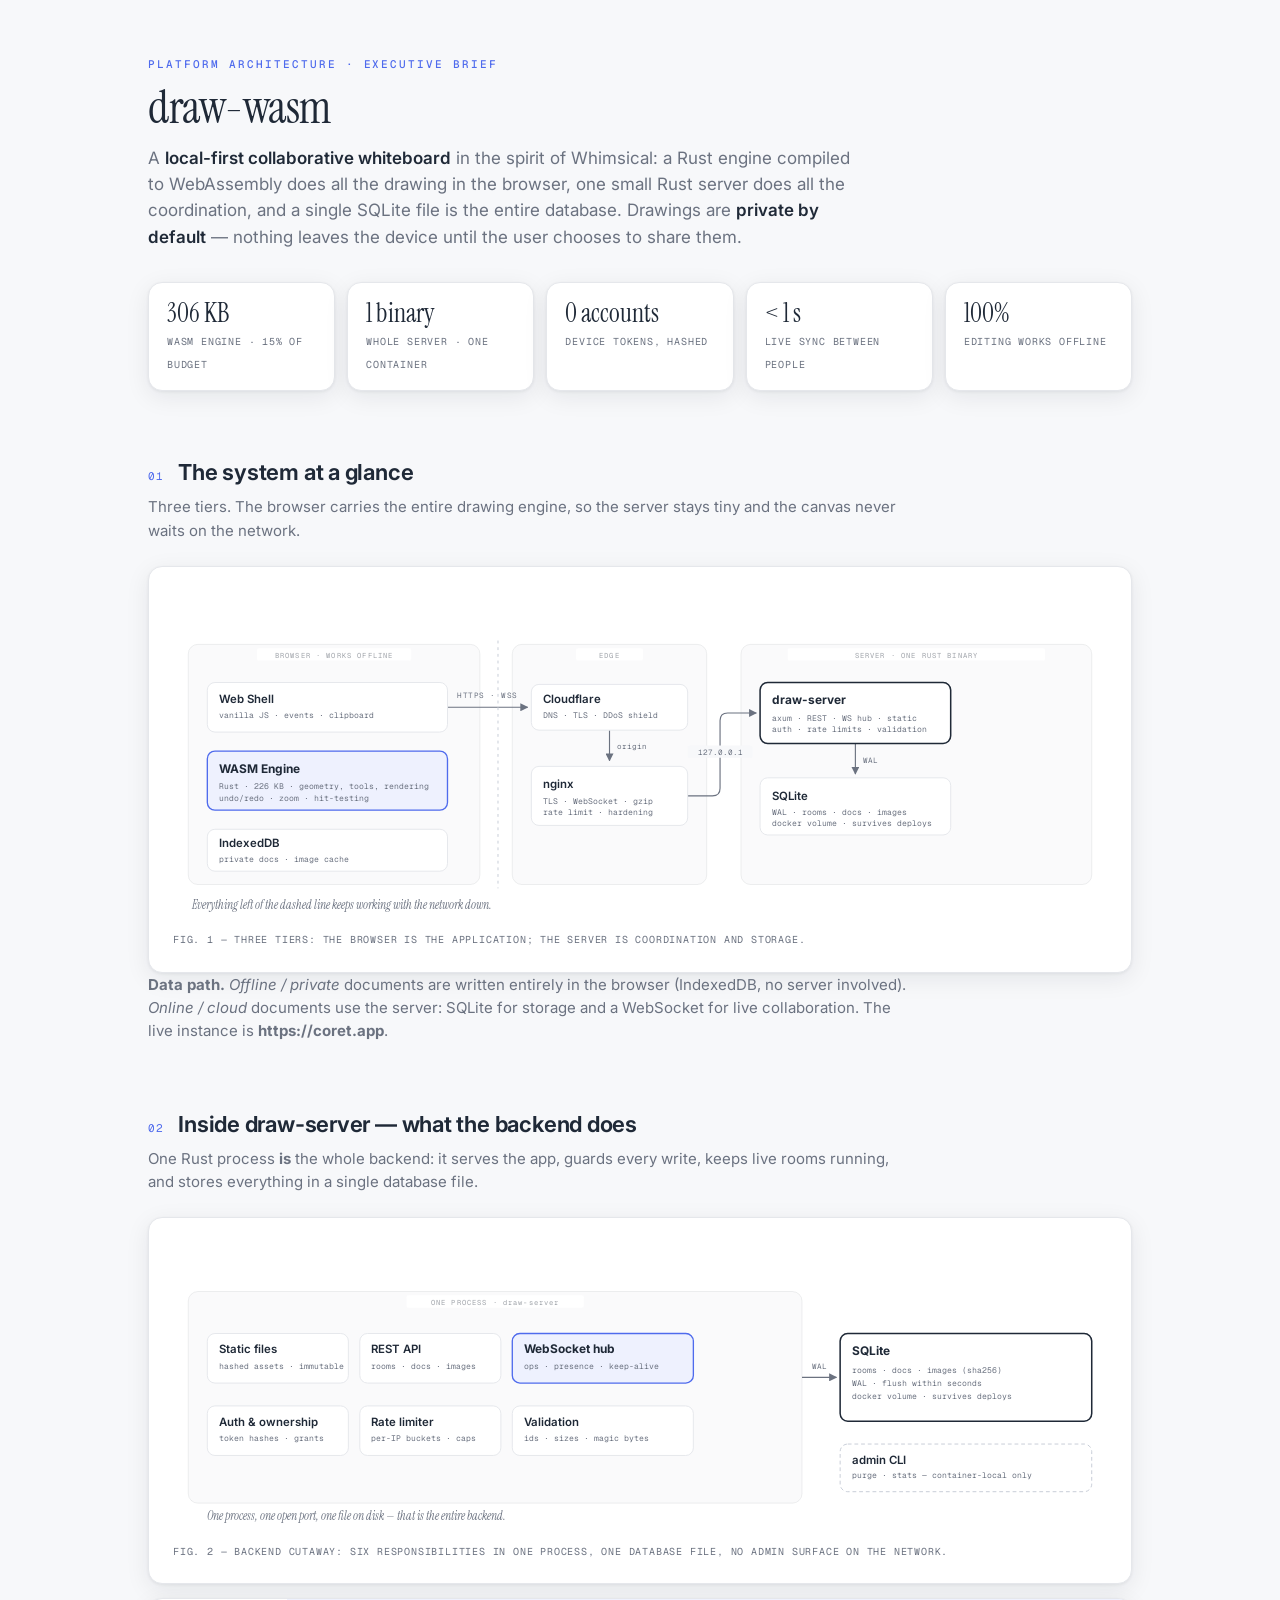
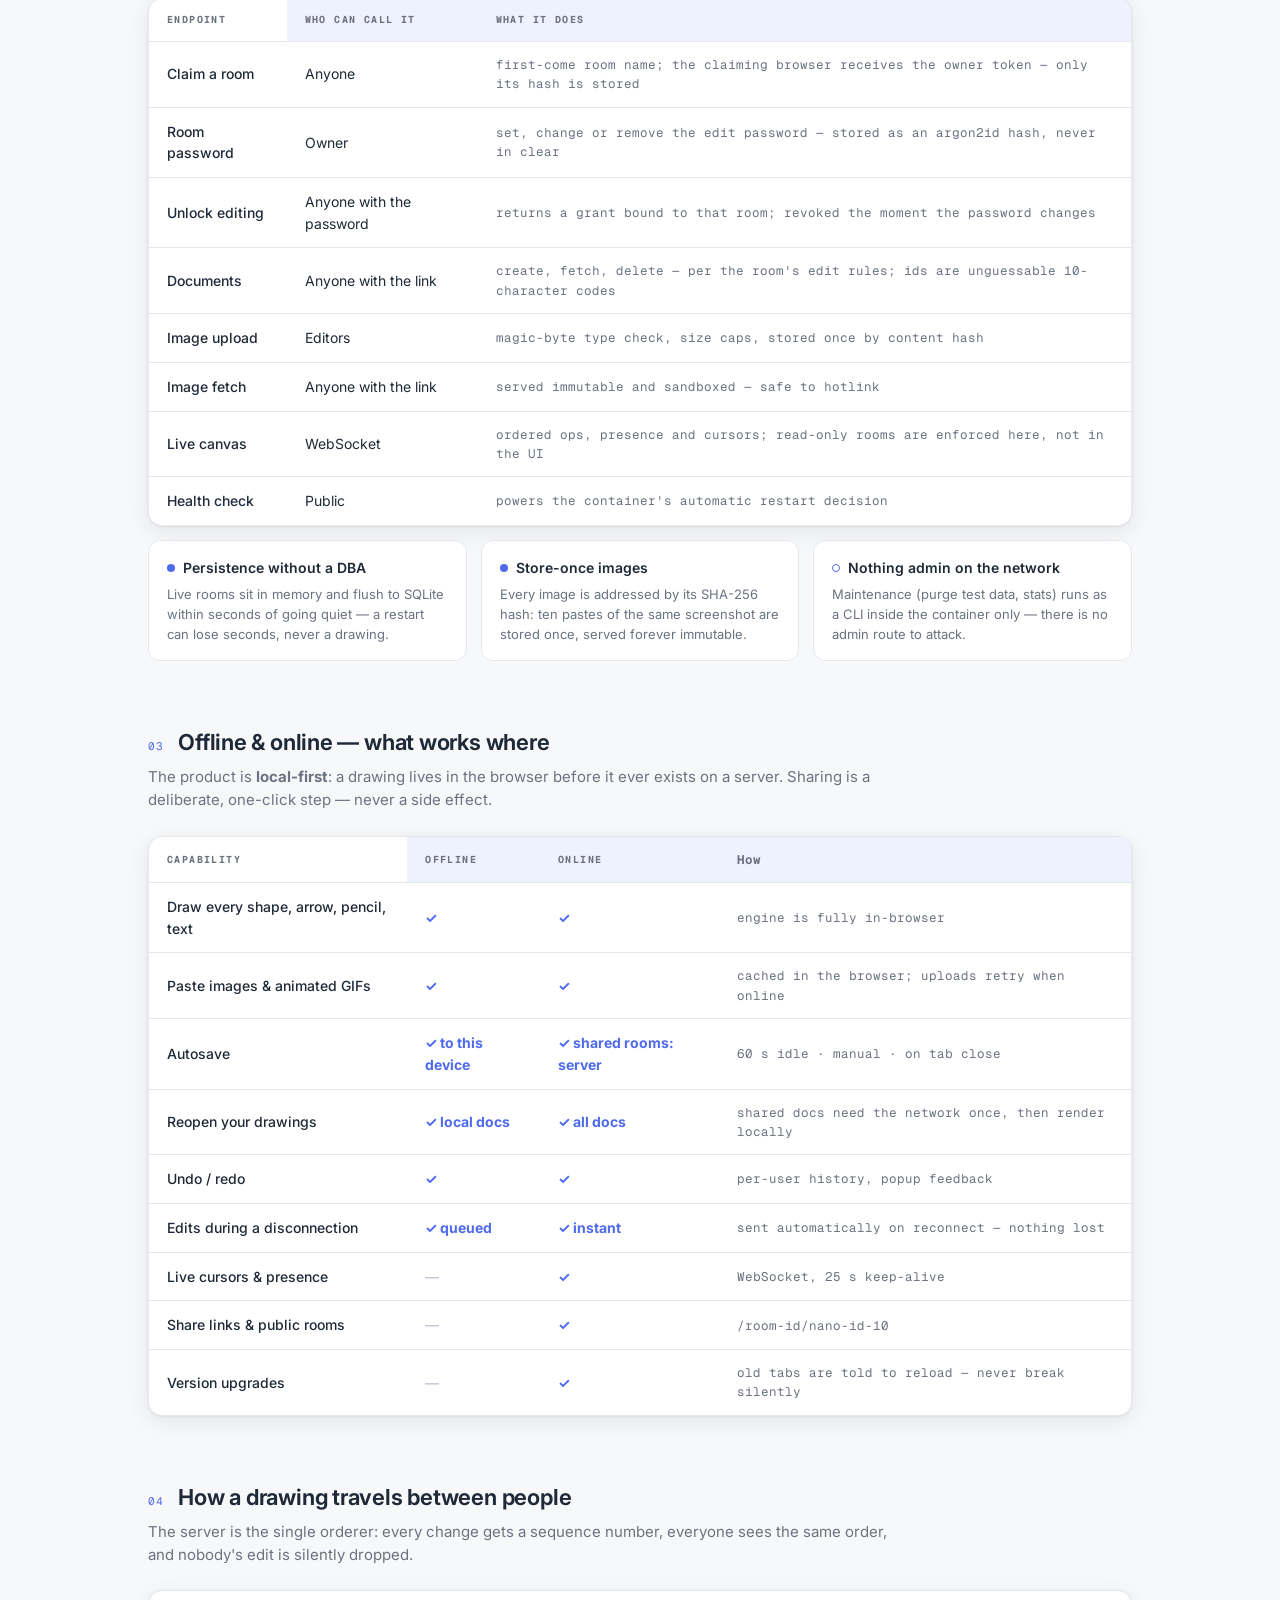
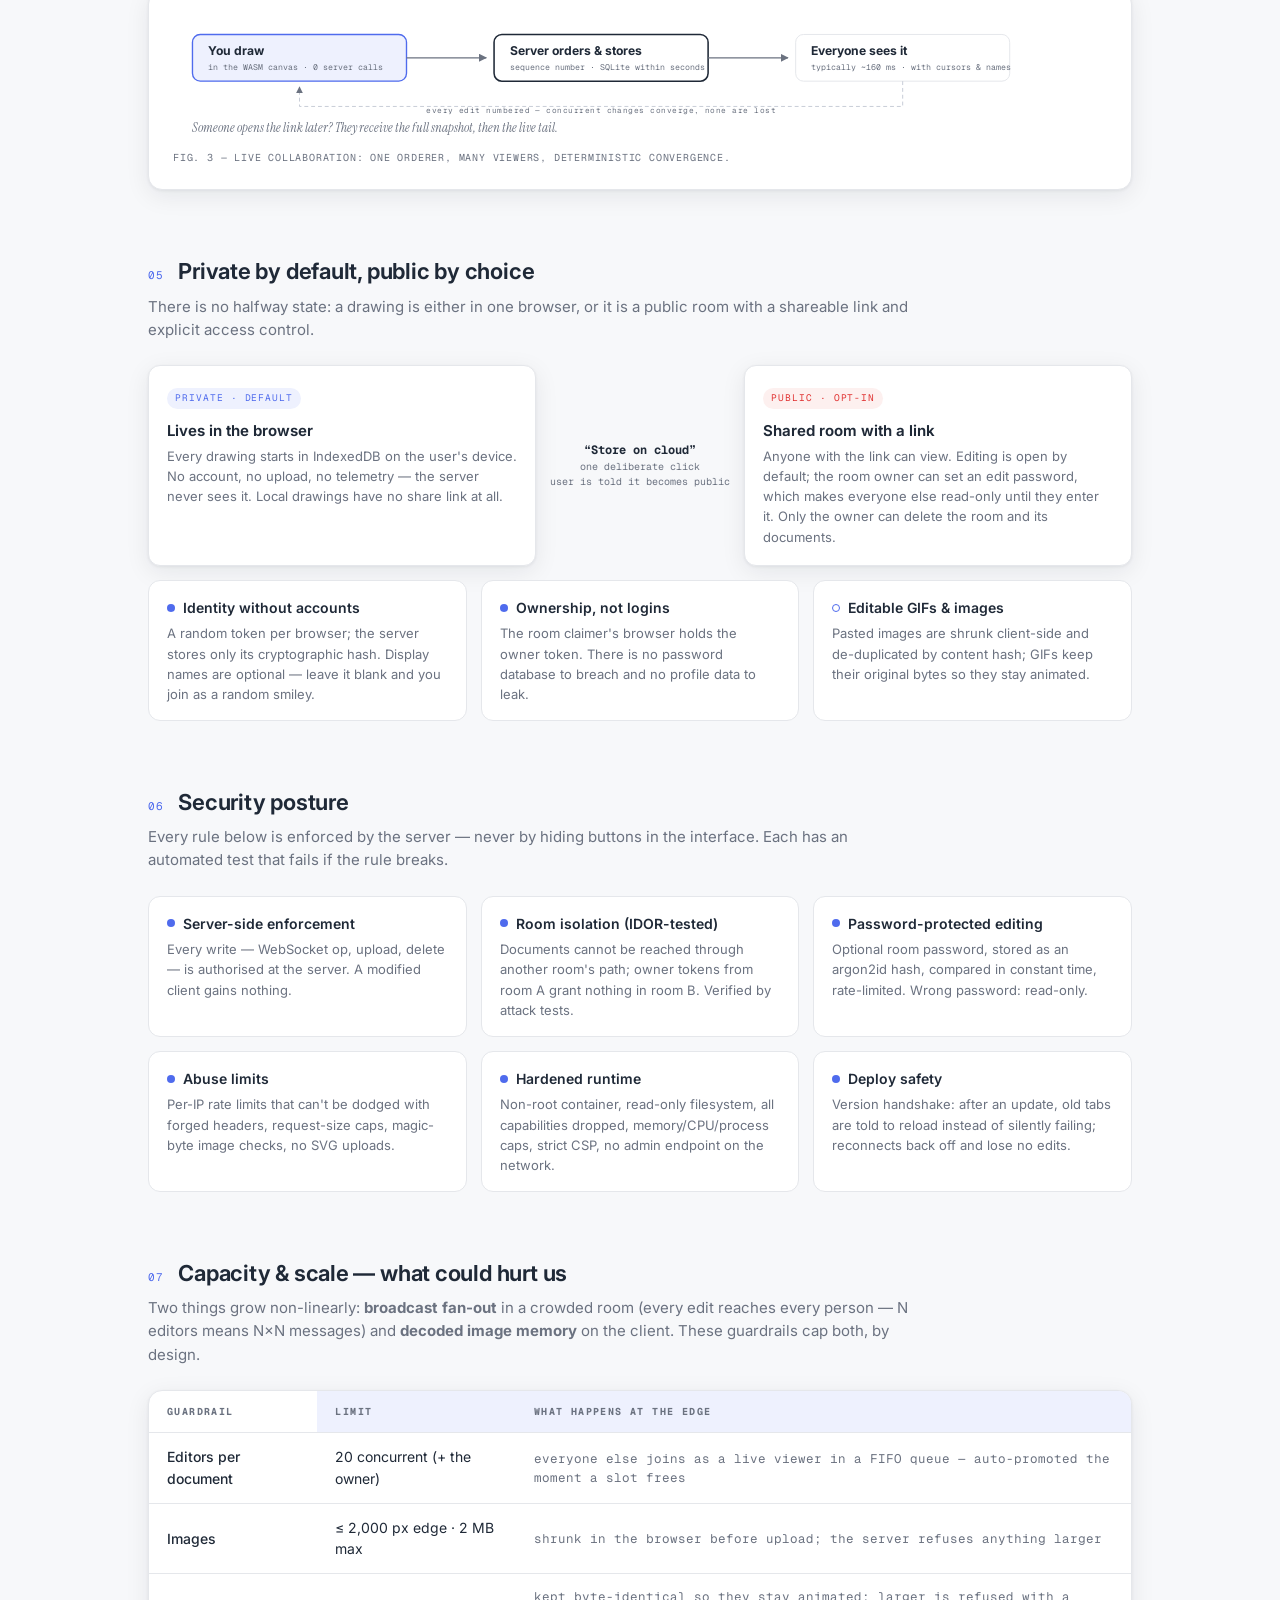
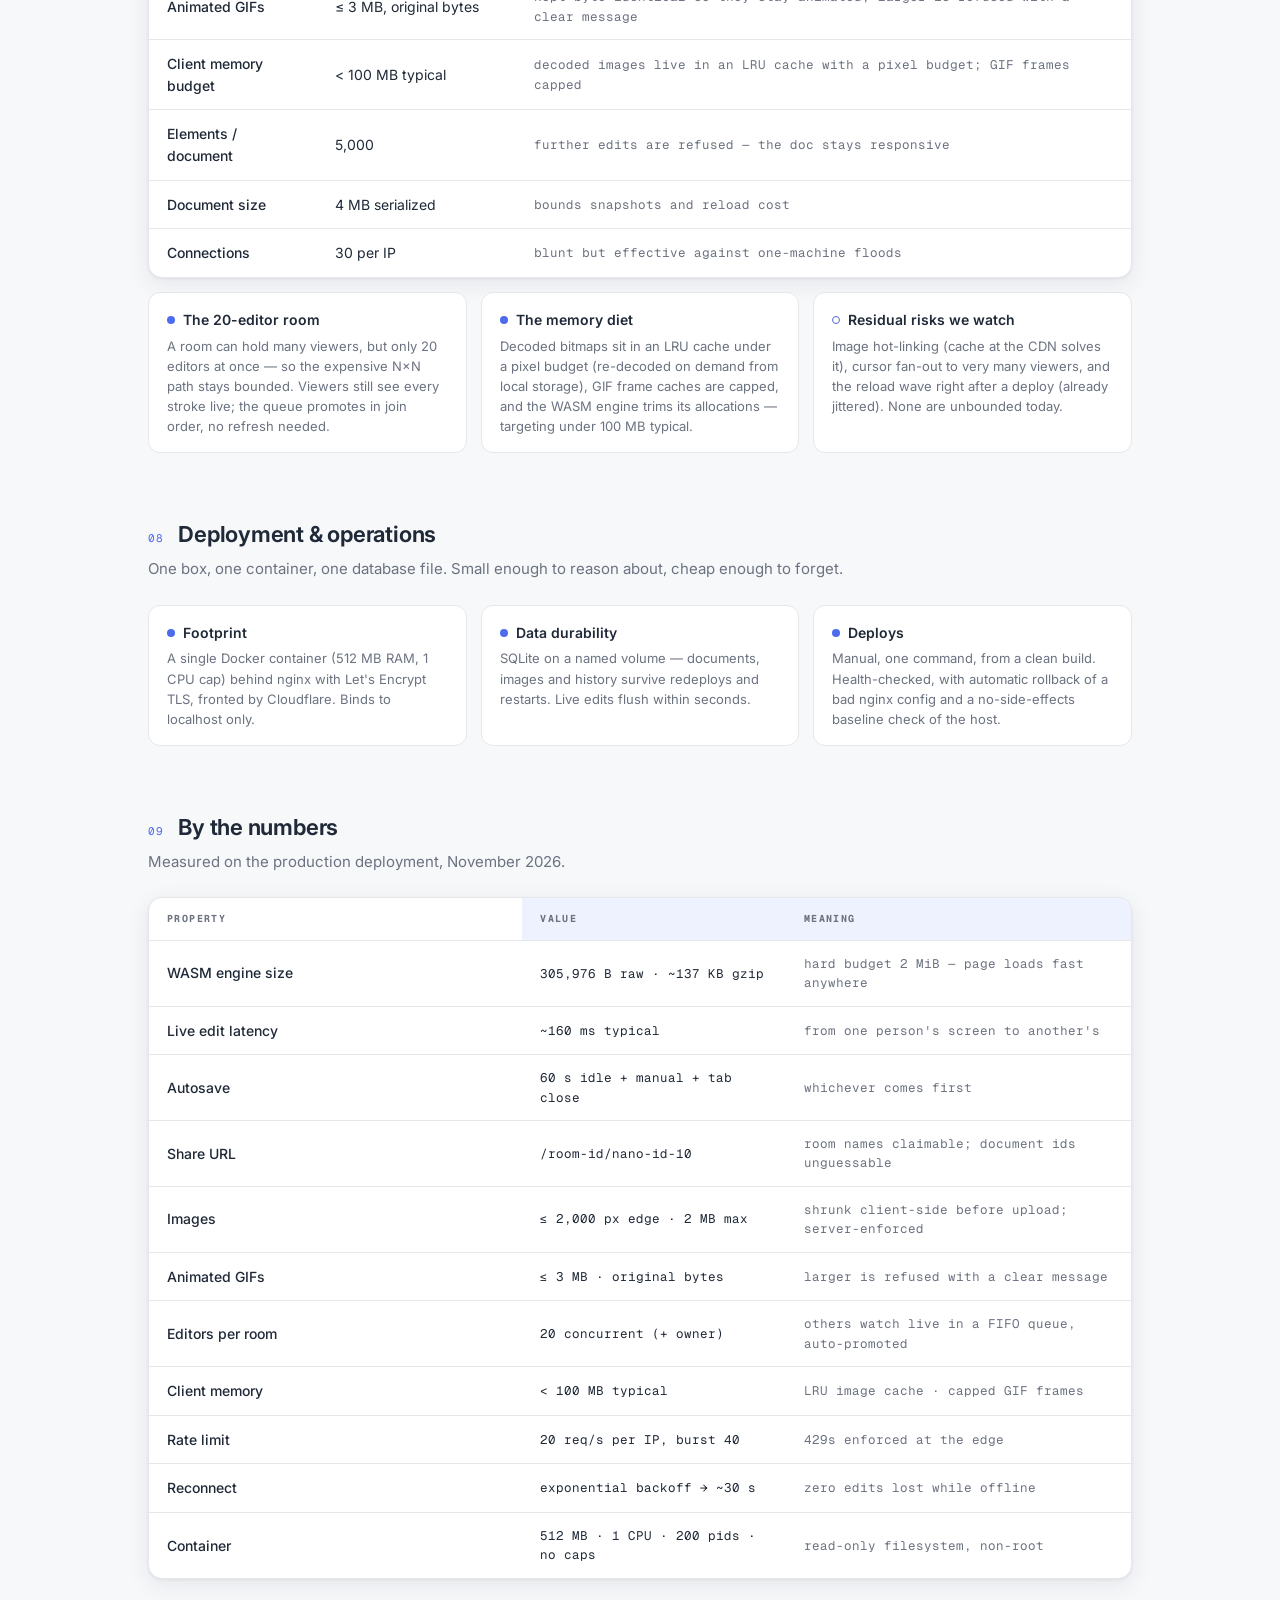
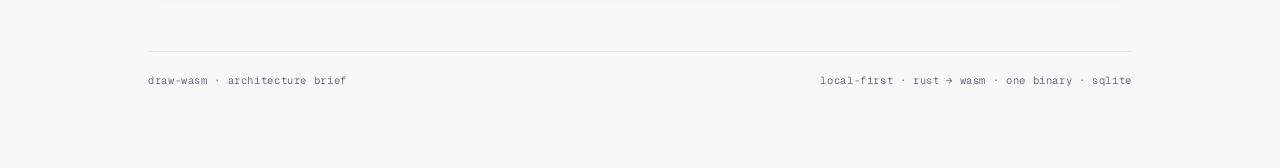
<file: ARCH.html>
<!DOCTYPE html>
<html lang="en">
<head>
<meta charset="utf-8">
<meta name="viewport" content="width=device-width, initial-scale=1">
<title>draw-wasm · Platform Architecture</title>
<link rel="preconnect" href="https://fonts.googleapis.com">
<link href="https://fonts.googleapis.com/css2?family=Instrument+Serif:ital@0;1&family=Inter:wght@400;500;600;700&family=Geist+Mono:wght@400;500&display=swap" rel="stylesheet">
<style>
  :root{
    --paper:#f7f8fa; --panel:#ffffff; --ink:#1f2937; --muted:#6b7280;
    --line:#e5e7eb; --accent:#4f6bed; --accent-soft:#eef1fe; --danger:#e03131;
    --r:14px; --shadow:0 6px 24px rgba(17,24,39,.08),0 1px 3px rgba(17,24,39,.06);
    --serif:'Instrument Serif',Georgia,serif; --sans:Inter,'Segoe UI',system-ui,sans-serif;
    --mono:'Geist Mono',ui-monospace,'Cascadia Mono',Consolas,monospace;
  }
  *{box-sizing:border-box;margin:0;padding:0}
  body{background:var(--paper);color:var(--ink);font-family:var(--sans);font-size:15px;line-height:1.55;-webkit-font-smoothing:antialiased}
  .wrap{max-width:1040px;margin:0 auto;padding:56px 28px 80px}

  /* ---------- hero ---------- */
  .eyebrow{font-family:var(--mono);font-size:11px;letter-spacing:.18em;text-transform:uppercase;color:var(--accent);font-weight:500}
  h1{font-family:var(--serif);font-weight:400;font-size:46px;line-height:1.08;margin:10px 0 12px;letter-spacing:-.01em}
  .lede{font-size:17px;color:var(--muted);max-width:720px}
  .lede strong{color:var(--ink);font-weight:600}
  .stats{display:grid;grid-template-columns:repeat(auto-fit,minmax(150px,1fr));gap:12px;margin:32px 0 8px}
  .stat{background:var(--panel);border:1px solid var(--line);border-radius:var(--r);padding:16px 18px;box-shadow:var(--shadow)}
  .stat b{display:block;font-family:var(--serif);font-size:26px;font-weight:400;line-height:1.1}
  .stat span{font-family:var(--mono);font-size:10px;letter-spacing:.08em;text-transform:uppercase;color:var(--muted)}

  /* ---------- sections ---------- */
  section{margin-top:64px}
  .shead{display:flex;align-items:baseline;gap:14px;margin-bottom:6px}
  .snum{font-family:var(--mono);font-size:11px;color:var(--accent);letter-spacing:.1em}
  h2{font-size:22px;font-weight:650;letter-spacing:-.01em}
  .ssub{color:var(--muted);margin-bottom:24px;max-width:760px}
  .card{background:var(--panel);border:1px solid var(--line);border-radius:var(--r);box-shadow:var(--shadow);padding:24px}

  /* ---------- diagram ---------- */
  figure{margin:0}
  figure svg{width:100%;height:auto;display:block}
  figcaption{font-family:var(--mono);font-size:10px;letter-spacing:.08em;color:var(--muted);text-transform:uppercase;margin-top:10px}

  /* ---------- offline / online matrix ---------- */
  table{width:100%;border-collapse:separate;border-spacing:0;background:var(--panel);border:1px solid var(--line);border-radius:var(--r);overflow:hidden;box-shadow:var(--shadow)}
  th,td{padding:13px 18px;text-align:left;border-bottom:1px solid var(--line);font-size:14px}
  tr:last-child td{border-bottom:none}
  thead th{font-family:var(--mono);font-size:10px;letter-spacing:.14em;text-transform:uppercase;color:var(--muted);background:var(--accent-soft);border-bottom:1px solid var(--line)}
  thead th:first-child{background:transparent}
  td:first-child{font-weight:500}
  .yes{color:var(--accent);font-weight:700}
  .no{color:#c7ccd6;font-weight:700}
  .note{color:var(--muted);font-size:12.5px;font-family:var(--mono)}

  /* ---------- card grids ---------- */
  .grid{display:grid;gap:14px}
  .grid.c3{grid-template-columns:repeat(auto-fit,minmax(240px,1fr))}
  .mini{background:var(--panel);border:1px solid var(--line);border-radius:12px;padding:16px 18px}
  .mini h3{font-size:14px;font-weight:600;margin-bottom:5px;display:flex;align-items:center;gap:8px}
  .mini p{font-size:13px;color:var(--muted)}
  .dot{width:8px;height:8px;border-radius:50%;background:var(--accent);flex:none}
  .dot.hollow{background:none;border:1.6px solid var(--accent)}

  /* ---------- flow strip (privacy) ---------- */
  .flow{display:flex;align-items:stretch;gap:0;flex-wrap:wrap;margin-top:4px}
  .fbox{flex:1 1 260px;background:var(--panel);border:1px solid var(--line);border-radius:12px;padding:18px;box-shadow:var(--shadow)}
  .fbox h3{font-size:15px;font-weight:650}
  .fbox p{font-size:13px;color:var(--muted);margin-top:4px}
  .fbox .tag{display:inline-block;font-family:var(--mono);font-size:9.5px;letter-spacing:.1em;text-transform:uppercase;padding:3px 8px;border-radius:99px;margin-bottom:10px}
  .tag.private{background:var(--accent-soft);color:var(--accent)}
  .tag.public{background:#fdf0ef;color:var(--danger)}
  .farrow{align-self:center;padding:0 14px;font-family:var(--mono);font-size:10px;color:var(--muted);text-align:center;line-height:1.5}
  .farrow b{display:block;font-size:12px;color:var(--ink)}

  /* ---------- numbers ---------- */
  .nums td:nth-child(2){font-family:var(--mono);font-size:12.5px}
  .nums td:first-child{width:38%}

  footer{margin-top:72px;padding-top:20px;border-top:1px solid var(--line);color:var(--muted);font-family:var(--mono);font-size:10.5px;letter-spacing:.06em;display:flex;justify-content:space-between;flex-wrap:wrap;gap:8px}
  @media print{body{background:#fff}.card,.mini,.fbox,table{box-shadow:none}}
</style>
</head>
<body>
<div class="wrap">

  <!-- ================= HERO ================= -->
  <p class="eyebrow">Platform Architecture · Executive Brief</p>
  <h1>draw-wasm</h1>
  <p class="lede">A <strong>local-first collaborative whiteboard</strong> in the spirit of Whimsical: a Rust engine compiled to
  WebAssembly does all the drawing in the browser, one small Rust server does all the coordination, and a single SQLite
  file is the entire database. Drawings are <strong>private by default</strong> — nothing leaves the device until the
  user chooses to share them.</p>

  <div class="stats">
    <div class="stat"><b>306 KB</b><span>WASM engine · 15% of budget</span></div>
    <div class="stat"><b>1 binary</b><span>whole server · one container</span></div>
    <div class="stat"><b>0 accounts</b><span>device tokens, hashed</span></div>
    <div class="stat"><b>&lt; 1 s</b><span>live sync between people</span></div>
    <div class="stat"><b>100%</b><span>editing works offline</span></div>
  </div>

  <!-- ================= 1 · SYSTEM ================= -->
  <section>
    <div class="shead"><span class="snum">01</span><h2>The system at a glance</h2></div>
    <p class="ssub">Three tiers. The browser carries the entire drawing engine, so the server stays tiny and the
    canvas never waits on the network.</p>

    <figure class="card">
      <svg viewBox="0 0 980 348" font-family="Inter,sans-serif" role="img" aria-label="Architecture: browser, edge, server">
        <defs>
          <marker id="arr" viewBox="0 0 10 10" refX="9" refY="5" markerWidth="7" markerHeight="7" orient="auto-start-reverse">
            <path d="M0,0 L10,5 L0,10 z" fill="#6b7280"/>
          </marker>
        </defs>

        <!-- zones -->
        <rect x="16" y="56" width="306" height="252" rx="10" fill="rgba(31,41,55,0.02)" stroke="rgba(31,41,55,0.10)" stroke-width="0.8"/>
        <rect x="88" y="60" width="162" height="13" rx="2" fill="#ffffff"/>
        <text x="169" y="70" fill="rgba(31,41,55,0.42)" font-size="7.5" font-family="'Geist Mono',monospace" text-anchor="middle" letter-spacing="0.16em">BROWSER · WORKS OFFLINE</text>

        <rect x="356" y="56" width="204" height="252" rx="10" fill="rgba(31,41,55,0.02)" stroke="rgba(31,41,55,0.10)" stroke-width="0.8"/>
        <rect x="423" y="60" width="70" height="13" rx="2" fill="#ffffff"/>
        <text x="458" y="70" fill="rgba(31,41,55,0.42)" font-size="7.5" font-family="'Geist Mono',monospace" text-anchor="middle" letter-spacing="0.16em">EDGE</text>

        <rect x="596" y="56" width="368" height="252" rx="10" fill="rgba(31,41,55,0.02)" stroke="rgba(31,41,55,0.10)" stroke-width="0.8"/>
        <rect x="645" y="60" width="270" height="13" rx="2" fill="#ffffff"/>
        <text x="780" y="70" fill="rgba(31,41,55,0.42)" font-size="7.5" font-family="'Geist Mono',monospace" text-anchor="middle" letter-spacing="0.16em">SERVER · ONE RUST BINARY</text>

        <!-- arrows (behind nodes) -->
        <line x1="288" y1="122" x2="372" y2="122" stroke="#6b7280" stroke-width="1.2" marker-end="url(#arr)"/>
        <text x="330" y="112" fill="#6b7280" font-size="8" font-family="'Geist Mono',monospace" text-anchor="middle" letter-spacing="0.06em">HTTPS · WSS</text>

        <line x1="458" y1="146" x2="458" y2="178" stroke="#6b7280" stroke-width="1.2" marker-end="url(#arr)"/>
        <text x="466" y="166" fill="#6b7280" font-size="8" font-family="'Geist Mono',monospace">origin</text>

        <path d="M 540,215 H 566 Q 574,215 574,207 V 136 Q 574,128 582,128 H 612" fill="none" stroke="#6b7280" stroke-width="1.2" marker-end="url(#arr)"/>
        <rect x="540" y="162" width="68" height="13" rx="2" fill="#f7f8fa"/>
        <text x="574" y="172" fill="#6b7280" font-size="8" font-family="'Geist Mono',monospace" text-anchor="middle">127.0.0.1</text>

        <line x1="716" y1="160" x2="716" y2="192" stroke="#6b7280" stroke-width="1.2" marker-end="url(#arr)"/>
        <text x="724" y="181" fill="#6b7280" font-size="8" font-family="'Geist Mono',monospace">WAL</text>

        <!-- nodes -->
        <g>
          <rect x="36" y="96" width="252" height="52" rx="8" fill="#ffffff" stroke="#e5e7eb" stroke-width="1"/>
          <text x="48" y="117" font-size="12" font-weight="600" fill="#1f2937">Web Shell</text>
          <text x="48" y="133" font-size="8.5" font-family="'Geist Mono',monospace" fill="#6b7280">vanilla JS · events · clipboard</text>
        </g>
        <g>
          <rect x="36" y="168" width="252" height="62" rx="8" fill="#eef1fe" stroke="#4f6bed" stroke-width="1.4"/>
          <text x="48" y="191" font-size="12.5" font-weight="700" fill="#1f2937">WASM Engine</text>
          <text x="48" y="208" font-size="8.5" font-family="'Geist Mono',monospace" fill="#6b7280">Rust · 226 KB · geometry, tools, rendering</text>
          <text x="48" y="220" font-size="8.5" font-family="'Geist Mono',monospace" fill="#6b7280">undo/redo · zoom · hit-testing</text>
        </g>
        <g>
          <rect x="36" y="250" width="252" height="44" rx="8" fill="#ffffff" stroke="#e5e7eb" stroke-width="1"/>
          <text x="48" y="269" font-size="12" font-weight="600" fill="#1f2937">IndexedDB</text>
          <text x="48" y="284" font-size="8.5" font-family="'Geist Mono',monospace" fill="#6b7280">private docs · image cache</text>
        </g>
        <g>
          <rect x="376" y="98" width="164" height="48" rx="8" fill="#ffffff" stroke="#e5e7eb" stroke-width="1"/>
          <text x="388" y="118" font-size="12" font-weight="600" fill="#1f2937">Cloudflare</text>
          <text x="388" y="133" font-size="8.5" font-family="'Geist Mono',monospace" fill="#6b7280">DNS · TLS · DDoS shield</text>
        </g>
        <g>
          <rect x="376" y="184" width="164" height="62" rx="8" fill="#ffffff" stroke="#e5e7eb" stroke-width="1"/>
          <text x="388" y="207" font-size="12" font-weight="600" fill="#1f2937">nginx</text>
          <text x="388" y="223" font-size="8.5" font-family="'Geist Mono',monospace" fill="#6b7280">TLS · WebSocket · gzip</text>
          <text x="388" y="235" font-size="8.5" font-family="'Geist Mono',monospace" fill="#6b7280">rate limit · hardening</text>
        </g>
        <g>
          <rect x="616" y="96" width="200" height="64" rx="8" fill="#ffffff" stroke="#1f2937" stroke-width="1.6"/>
          <text x="628" y="119" font-size="12.5" font-weight="700" fill="#1f2937">draw-server</text>
          <text x="628" y="136" font-size="8.5" font-family="'Geist Mono',monospace" fill="#6b7280">axum · REST · WS hub · static</text>
          <text x="628" y="148" font-size="8.5" font-family="'Geist Mono',monospace" fill="#6b7280">auth · rate limits · validation</text>
        </g>
        <g>
          <rect x="616" y="196" width="200" height="60" rx="8" fill="#ffffff" stroke="#e5e7eb" stroke-width="1"/>
          <text x="628" y="219" font-size="12" font-weight="600" fill="#1f2937">SQLite</text>
          <text x="628" y="235" font-size="8.5" font-family="'Geist Mono',monospace" fill="#6b7280">WAL · rooms · docs · images</text>
          <text x="628" y="247" font-size="8.5" font-family="'Geist Mono',monospace" fill="#6b7280">docker volume · survives deploys</text>
        </g>

        <!-- offline/online divider -->
        <line x1="341" y1="52" x2="341" y2="312" stroke="#c7ccd6" stroke-width="1" stroke-dasharray="3,4"/>
        <text x="20" y="334" font-size="13" font-family="'Instrument Serif',Georgia,serif" font-style="italic" fill="#6b7280">Everything left of the dashed line keeps working with the network down.</text>
      </svg>
      <figcaption>Fig. 1 — Three tiers: the browser is the application; the server is coordination and storage.</figcaption>
    </figure>
    <p class="ssub"><strong>Data path.</strong> <em>Offline / private</em> documents are written entirely in the browser (IndexedDB, no server involved). <em>Online / cloud</em> documents use the server: SQLite for storage and a WebSocket for live collaboration. The live instance is <strong>https://coret.app</strong>.</p>
  </section>

  <!-- ================= 2 · BACKEND ================= -->
  <section>
    <div class="shead"><span class="snum">02</span><h2>Inside draw-server — what the backend does</h2></div>
    <p class="ssub">One Rust process <strong>is</strong> the whole backend: it serves the app, guards every write,
    keeps live rooms running, and stores everything in a single database file.</p>

    <figure class="card">
      <svg viewBox="0 0 980 306" font-family="Inter,sans-serif" role="img" aria-label="Backend cutaway: modules inside draw-server">
        <defs>
          <marker id="arr3" viewBox="0 0 10 10" refX="9" refY="5" markerWidth="7" markerHeight="7" orient="auto-start-reverse">
            <path d="M0,0 L10,5 L0,10 z" fill="#6b7280"/>
          </marker>
        </defs>

        <!-- process zone -->
        <rect x="16" y="52" width="644" height="222" rx="10" fill="rgba(31,41,55,0.02)" stroke="rgba(31,41,55,0.10)" stroke-width="0.8"/>
        <rect x="245" y="56" width="186" height="13" rx="2" fill="#ffffff"/>
        <text x="338" y="66" fill="rgba(31,41,55,0.42)" font-size="7.5" font-family="'Geist Mono',monospace" text-anchor="middle" letter-spacing="0.16em">ONE PROCESS · draw-server</text>

        <!-- arrows behind nodes -->
        <line x1="660" y1="142" x2="696" y2="142" stroke="#6b7280" stroke-width="1.2" marker-end="url(#arr3)"/>
        <text x="678" y="133" fill="#6b7280" font-size="8" font-family="'Geist Mono',monospace" text-anchor="middle">WAL</text>

        <!-- row 1 -->
        <g>
          <rect x="36" y="96" width="148" height="52" rx="8" fill="#ffffff" stroke="#e5e7eb" stroke-width="1"/>
          <text x="48" y="117" font-size="12" font-weight="600" fill="#1f2937">Static files</text>
          <text x="48" y="133" font-size="8.5" font-family="'Geist Mono',monospace" fill="#6b7280">hashed assets · immutable</text>
        </g>
        <g>
          <rect x="196" y="96" width="148" height="52" rx="8" fill="#ffffff" stroke="#e5e7eb" stroke-width="1"/>
          <text x="208" y="117" font-size="12" font-weight="600" fill="#1f2937">REST API</text>
          <text x="208" y="133" font-size="8.5" font-family="'Geist Mono',monospace" fill="#6b7280">rooms · docs · images</text>
        </g>
        <g>
          <rect x="356" y="96" width="190" height="52" rx="8" fill="#eef1fe" stroke="#4f6bed" stroke-width="1.4"/>
          <text x="368" y="117" font-size="12.5" font-weight="700" fill="#1f2937">WebSocket hub</text>
          <text x="368" y="133" font-size="8.5" font-family="'Geist Mono',monospace" fill="#6b7280">ops · presence · keep-alive</text>
        </g>

        <!-- row 2 -->
        <g>
          <rect x="36" y="172" width="148" height="52" rx="8" fill="#ffffff" stroke="#e5e7eb" stroke-width="1"/>
          <text x="48" y="193" font-size="12" font-weight="600" fill="#1f2937">Auth &amp; ownership</text>
          <text x="48" y="209" font-size="8.5" font-family="'Geist Mono',monospace" fill="#6b7280">token hashes · grants</text>
        </g>
        <g>
          <rect x="196" y="172" width="148" height="52" rx="8" fill="#ffffff" stroke="#e5e7eb" stroke-width="1"/>
          <text x="208" y="193" font-size="12" font-weight="600" fill="#1f2937">Rate limiter</text>
          <text x="208" y="209" font-size="8.5" font-family="'Geist Mono',monospace" fill="#6b7280">per-IP buckets · caps</text>
        </g>
        <g>
          <rect x="356" y="172" width="190" height="52" rx="8" fill="#ffffff" stroke="#e5e7eb" stroke-width="1"/>
          <text x="368" y="193" font-size="12" font-weight="600" fill="#1f2937">Validation</text>
          <text x="368" y="209" font-size="8.5" font-family="'Geist Mono',monospace" fill="#6b7280">ids · sizes · magic bytes</text>
        </g>

        <!-- storage (outside the process: a volume) -->
        <g>
          <rect x="700" y="96" width="264" height="92" rx="8" fill="#ffffff" stroke="#1f2937" stroke-width="1.6"/>
          <text x="712" y="119" font-size="12.5" font-weight="700" fill="#1f2937">SQLite</text>
          <text x="712" y="137" font-size="8.5" font-family="'Geist Mono',monospace" fill="#6b7280">rooms · docs · images (sha256)</text>
          <text x="712" y="151" font-size="8.5" font-family="'Geist Mono',monospace" fill="#6b7280">WAL · flush within seconds</text>
          <text x="712" y="165" font-size="8.5" font-family="'Geist Mono',monospace" fill="#6b7280">docker volume · survives deploys</text>
        </g>
        <g>
          <rect x="700" y="212" width="264" height="50" rx="8" fill="#ffffff" stroke="#c7ccd6" stroke-width="1" stroke-dasharray="4,3"/>
          <text x="712" y="233" font-size="12" font-weight="600" fill="#1f2937">admin CLI</text>
          <text x="712" y="248" font-size="8.5" font-family="'Geist Mono',monospace" fill="#6b7280">purge · stats — container-local only</text>
        </g>

        <text x="36" y="292" font-size="13" font-family="'Instrument Serif',Georgia,serif" font-style="italic" fill="#6b7280">One process, one open port, one file on disk — that is the entire backend.</text>
      </svg>
      <figcaption>Fig. 2 — Backend cutaway: six responsibilities in one process, one database file, no admin surface on the network.</figcaption>
    </figure>

    <table style="margin-top:14px">
      <thead><tr><th>Endpoint</th><th>Who can call it</th><th>What it does</th></tr></thead>
      <tbody>
        <tr><td>Claim a room</td><td>Anyone</td><td class="note">first-come room name; the claiming browser receives the owner token — only its hash is stored</td></tr>
        <tr><td>Room password</td><td>Owner</td><td class="note">set, change or remove the edit password — stored as an argon2id hash, never in clear</td></tr>
        <tr><td>Unlock editing</td><td>Anyone with the password</td><td class="note">returns a grant bound to that room; revoked the moment the password changes</td></tr>
        <tr><td>Documents</td><td>Anyone with the link</td><td class="note">create, fetch, delete — per the room's edit rules; ids are unguessable 10-character codes</td></tr>
        <tr><td>Image upload</td><td>Editors</td><td class="note">magic-byte type check, size caps, stored once by content hash</td></tr>
        <tr><td>Image fetch</td><td>Anyone with the link</td><td class="note">served immutable and sandboxed — safe to hotlink</td></tr>
        <tr><td>Live canvas</td><td>WebSocket</td><td class="note">ordered ops, presence and cursors; read-only rooms are enforced here, not in the UI</td></tr>
        <tr><td>Health check</td><td>Public</td><td class="note">powers the container's automatic restart decision</td></tr>
      </tbody>
    </table>

    <div class="grid c3" style="margin-top:14px">
      <div class="mini"><h3><span class="dot"></span>Persistence without a DBA</h3><p>Live rooms sit in memory and flush to SQLite within seconds of going quiet — a restart can lose seconds, never a drawing.</p></div>
      <div class="mini"><h3><span class="dot"></span>Store-once images</h3><p>Every image is addressed by its SHA-256 hash: ten pastes of the same screenshot are stored once, served forever immutable.</p></div>
      <div class="mini"><h3><span class="dot hollow"></span>Nothing admin on the network</h3><p>Maintenance (purge test data, stats) runs as a CLI inside the container only — there is no admin route to attack.</p></div>
    </div>
  </section>

  <!-- ================= 2 · OFFLINE / ONLINE ================= -->
  <section>
    <div class="shead"><span class="snum">03</span><h2>Offline &amp; online — what works where</h2></div>
    <p class="ssub">The product is <strong>local-first</strong>: a drawing lives in the browser before it ever exists on a
    server. Sharing is a deliberate, one-click step — never a side effect.</p>

    <table>
      <thead><tr><th>Capability</th><th>Offline</th><th>Online</th><th class="note" style="text-transform:none;letter-spacing:0">How</th></tr></thead>
      <tbody>
        <tr><td>Draw every shape, arrow, pencil, text</td><td class="yes">✓</td><td class="yes">✓</td><td class="note">engine is fully in-browser</td></tr>
        <tr><td>Paste images &amp; animated GIFs</td><td class="yes">✓</td><td class="yes">✓</td><td class="note">cached in the browser; uploads retry when online</td></tr>
        <tr><td>Autosave</td><td class="yes">✓ to this device</td><td class="yes">✓ shared rooms: server</td><td class="note">60 s idle · manual · on tab close</td></tr>
        <tr><td>Reopen your drawings</td><td class="yes">✓ local docs</td><td class="yes">✓ all docs</td><td class="note">shared docs need the network once, then render locally</td></tr>
        <tr><td>Undo / redo</td><td class="yes">✓</td><td class="yes">✓</td><td class="note">per-user history, popup feedback</td></tr>
        <tr><td>Edits during a disconnection</td><td class="yes">✓ queued</td><td class="yes">✓ instant</td><td class="note">sent automatically on reconnect — nothing lost</td></tr>
        <tr><td>Live cursors &amp; presence</td><td class="no">—</td><td class="yes">✓</td><td class="note">WebSocket, 25 s keep-alive</td></tr>
        <tr><td>Share links &amp; public rooms</td><td class="no">—</td><td class="yes">✓</td><td class="note">/&#8203;room-id/nano-id-10</td></tr>
        <tr><td>Version upgrades</td><td class="no">—</td><td class="yes">✓</td><td class="note">old tabs are told to reload — never break silently</td></tr>
      </tbody>
    </table>
  </section>

  <!-- ================= 3 · COLLABORATION ================= -->
  <section>
    <div class="shead"><span class="snum">04</span><h2>How a drawing travels between people</h2></div>
    <p class="ssub">The server is the single orderer: every change gets a sequence number, everyone sees the same
    order, and nobody's edit is silently dropped.</p>

    <figure class="card">
      <svg viewBox="0 0 960 128" font-family="Inter,sans-serif" role="img" aria-label="Collaboration flow">
        <defs>
          <marker id="arr2" viewBox="0 0 10 10" refX="9" refY="5" markerWidth="7" markerHeight="7" orient="auto-start-reverse">
            <path d="M0,0 L10,5 L0,10 z" fill="#6b7280"/>
          </marker>
        </defs>
        <g>
          <rect x="20" y="20" width="220" height="48" rx="8" fill="#eef1fe" stroke="#4f6bed" stroke-width="1.4"/>
          <text x="36" y="41" font-size="12.5" font-weight="700" fill="#1f2937">You draw</text>
          <text x="36" y="57" font-size="8.5" font-family="'Geist Mono',monospace" fill="#6b7280">in the WASM canvas · 0 server calls</text>
        </g>
        <line x1="240" y1="44" x2="322" y2="44" stroke="#6b7280" stroke-width="1.2" marker-end="url(#arr2)"/>
        <g>
          <rect x="330" y="20" width="220" height="48" rx="8" fill="#ffffff" stroke="#1f2937" stroke-width="1.6"/>
          <text x="346" y="41" font-size="12.5" font-weight="700" fill="#1f2937">Server orders &amp; stores</text>
          <text x="346" y="57" font-size="8.5" font-family="'Geist Mono',monospace" fill="#6b7280">sequence number · SQLite within seconds</text>
        </g>
        <line x1="550" y1="44" x2="632" y2="44" stroke="#6b7280" stroke-width="1.2" marker-end="url(#arr2)"/>
        <g>
          <rect x="640" y="20" width="220" height="48" rx="8" fill="#ffffff" stroke="#e5e7eb" stroke-width="1"/>
          <text x="656" y="41" font-size="12.5" font-weight="700" fill="#1f2937">Everyone sees it</text>
          <text x="656" y="57" font-size="8.5" font-family="'Geist Mono',monospace" fill="#6b7280">typically ~160 ms · with cursors &amp; names</text>
        </g>
        <path d="M 750,68 V 94 H 130 V 74" fill="none" stroke="#c7ccd6" stroke-width="1" stroke-dasharray="4,3" marker-end="url(#arr2)"/>
        <text x="440" y="101" fill="#6b7280" font-size="8" font-family="'Geist Mono',monospace" text-anchor="middle" letter-spacing="0.06em">every edit numbered — concurrent changes converge, none are lost</text>
        <text x="20" y="120" font-size="13" font-family="'Instrument Serif',Georgia,serif" font-style="italic" fill="#6b7280">Someone opens the link later? They receive the full snapshot, then the live tail.</text>
      </svg>
      <figcaption>Fig. 3 — Live collaboration: one orderer, many viewers, deterministic convergence.</figcaption>
    </figure>
  </section>

  <!-- ================= 4 · PRIVACY MODEL ================= -->
  <section>
    <div class="shead"><span class="snum">05</span><h2>Private by default, public by choice</h2></div>
    <p class="ssub">There is no halfway state: a drawing is either in one browser, or it is a public room with a
    shareable link and explicit access control.</p>

    <div class="flow">
      <div class="fbox">
        <span class="tag private">Private · default</span>
        <h3>Lives in the browser</h3>
        <p>Every drawing starts in IndexedDB on the user's device. No account, no upload, no telemetry — the server
        never sees it. Local drawings have no share link at all.</p>
      </div>
      <div class="farrow"><b>“Store on cloud”</b>one deliberate click<br>user is told it becomes public</div>
      <div class="fbox">
        <span class="tag public">Public · opt-in</span>
        <h3>Shared room with a link</h3>
        <p>Anyone with the link can view. Editing is open by default; the room owner can set an edit password, which
        makes everyone else read-only until they enter it. Only the owner can delete the room and its documents.</p>
      </div>
    </div>

    <div class="grid c3" style="margin-top:14px">
      <div class="mini"><h3><span class="dot"></span>Identity without accounts</h3><p>A random token per browser; the server stores only its cryptographic hash. Display names are optional — leave it blank and you join as a random smiley.</p></div>
      <div class="mini"><h3><span class="dot"></span>Ownership, not logins</h3><p>The room claimer's browser holds the owner token. There is no password database to breach and no profile data to leak.</p></div>
      <div class="mini"><h3><span class="dot hollow"></span>Editable GIFs &amp; images</h3><p>Pasted images are shrunk client-side and de-duplicated by content hash; GIFs keep their original bytes so they stay animated.</p></div>
    </div>
  </section>

  <!-- ================= 5 · SECURITY ================= -->
  <section>
    <div class="shead"><span class="snum">06</span><h2>Security posture</h2></div>
    <p class="ssub">Every rule below is enforced by the server — never by hiding buttons in the interface. Each has an
    automated test that fails if the rule breaks.</p>

    <div class="grid c3">
      <div class="mini"><h3><span class="dot"></span>Server-side enforcement</h3><p>Every write — WebSocket op, upload, delete — is authorised at the server. A modified client gains nothing.</p></div>
      <div class="mini"><h3><span class="dot"></span>Room isolation (IDOR-tested)</h3><p>Documents cannot be reached through another room's path; owner tokens from room A grant nothing in room B. Verified by attack tests.</p></div>
      <div class="mini"><h3><span class="dot"></span>Password-protected editing</h3><p>Optional room password, stored as an argon2id hash, compared in constant time, rate-limited. Wrong password: read-only.</p></div>
      <div class="mini"><h3><span class="dot"></span>Abuse limits</h3><p>Per-IP rate limits that can't be dodged with forged headers, request-size caps, magic-byte image checks, no SVG uploads.</p></div>
      <div class="mini"><h3><span class="dot"></span>Hardened runtime</h3><p>Non-root container, read-only filesystem, all capabilities dropped, memory/CPU/process caps, strict CSP, no admin endpoint on the network.</p></div>
      <div class="mini"><h3><span class="dot"></span>Deploy safety</h3><p>Version handshake: after an update, old tabs are told to reload instead of silently failing; reconnects back off and lose no edits.</p></div>
    </div>
  </section>

  <!-- ================= 7 · CAPACITY ================= -->
  <section>
    <div class="shead"><span class="snum">07</span><h2>Capacity &amp; scale — what could hurt us</h2></div>
    <p class="ssub">Two things grow non-linearly: <strong>broadcast fan-out</strong> in a crowded room (every edit
    reaches every person — N editors means N×N messages) and <strong>decoded image memory</strong> on the client.
    These guardrails cap both, by design.</p>

    <table>
      <thead><tr><th>Guardrail</th><th>Limit</th><th>What happens at the edge</th></tr></thead>
      <tbody>
        <tr><td>Editors per document</td><td>20 concurrent (+ the owner)</td><td class="note">everyone else joins as a live viewer in a FIFO queue — auto-promoted the moment a slot frees</td></tr>
        <tr><td>Images</td><td>≤ 2,000 px edge · 2 MB max</td><td class="note">shrunk in the browser before upload; the server refuses anything larger</td></tr>
        <tr><td>Animated GIFs</td><td>≤ 3 MB, original bytes</td><td class="note">kept byte-identical so they stay animated; larger is refused with a clear message</td></tr>
        <tr><td>Client memory budget</td><td>&lt; 100 MB typical</td><td class="note">decoded images live in an LRU cache with a pixel budget; GIF frames capped</td></tr>
        <tr><td>Elements / document</td><td>5,000</td><td class="note">further edits are refused — the doc stays responsive</td></tr>
        <tr><td>Document size</td><td>4 MB serialized</td><td class="note">bounds snapshots and reload cost</td></tr>
        <tr><td>Connections</td><td>30 per IP</td><td class="note">blunt but effective against one-machine floods</td></tr>
      </tbody>
    </table>

    <div class="grid c3" style="margin-top:14px">
      <div class="mini"><h3><span class="dot"></span>The 20-editor room</h3><p>A room can hold many viewers, but only 20 editors at once — so the expensive N×N path stays bounded. Viewers still see every stroke live; the queue promotes in join order, no refresh needed.</p></div>
      <div class="mini"><h3><span class="dot"></span>The memory diet</h3><p>Decoded bitmaps sit in an LRU cache under a pixel budget (re-decoded on demand from local storage), GIF frame caches are capped, and the WASM engine trims its allocations — targeting under 100 MB typical.</p></div>
      <div class="mini"><h3><span class="dot hollow"></span>Residual risks we watch</h3><p>Image hot-linking (cache at the CDN solves it), cursor fan-out to very many viewers, and the reload wave right after a deploy (already jittered). None are unbounded today.</p></div>
    </div>
  </section>

  <!-- ================= 6 · OPERATIONS ================= -->
  <section>
    <div class="shead"><span class="snum">08</span><h2>Deployment &amp; operations</h2></div>
    <p class="ssub">One box, one container, one database file. Small enough to reason about, cheap enough to forget.</p>

    <div class="grid c3">
      <div class="mini"><h3><span class="dot"></span>Footprint</h3><p>A single Docker container (512 MB RAM, 1 CPU cap) behind nginx with Let's Encrypt TLS, fronted by Cloudflare. Binds to localhost only.</p></div>
      <div class="mini"><h3><span class="dot"></span>Data durability</h3><p>SQLite on a named volume — documents, images and history survive redeploys and restarts. Live edits flush within seconds.</p></div>
      <div class="mini"><h3><span class="dot"></span>Deploys</h3><p>Manual, one command, from a clean build. Health-checked, with automatic rollback of a bad nginx config and a no-side-effects baseline check of the host.</p></div>
    </div>
  </section>

  <!-- ================= 7 · NUMBERS ================= -->
  <section>
    <div class="shead"><span class="snum">09</span><h2>By the numbers</h2></div>
    <p class="ssub">Measured on the production deployment, November 2026.</p>
    <table class="nums">
      <thead><tr><th>Property</th><th>Value</th><th>Meaning</th></tr></thead>
      <tbody>
        <tr><td>WASM engine size</td><td>305,976 B raw · ~137 KB gzip</td><td class="note">hard budget 2 MiB — page loads fast anywhere</td></tr>
        <tr><td>Live edit latency</td><td>~160 ms typical</td><td class="note">from one person's screen to another's</td></tr>
        <tr><td>Autosave</td><td>60 s idle + manual + tab close</td><td class="note">whichever comes first</td></tr>
        <tr><td>Share URL</td><td>/room-id/nano-id-10</td><td class="note">room names claimable; document ids unguessable</td></tr>
        <tr><td>Images</td><td>≤ 2,000 px edge · 2 MB max</td><td class="note">shrunk client-side before upload; server-enforced</td></tr>
        <tr><td>Animated GIFs</td><td>≤ 3 MB · original bytes</td><td class="note">larger is refused with a clear message</td></tr>
        <tr><td>Editors per room</td><td>20 concurrent (+ owner)</td><td class="note">others watch live in a FIFO queue, auto-promoted</td></tr>
        <tr><td>Client memory</td><td>&lt; 100 MB typical</td><td class="note">LRU image cache · capped GIF frames</td></tr>
        <tr><td>Rate limit</td><td>20 req/s per IP, burst 40</td><td class="note">429s enforced at the edge</td></tr>
        <tr><td>Reconnect</td><td>exponential backoff → ~30 s</td><td class="note">zero edits lost while offline</td></tr>
        <tr><td>Container</td><td>512 MB · 1 CPU · 200 pids · no caps</td><td class="note">read-only filesystem, non-root</td></tr>
      </tbody>
    </table>
  </section>

  <footer>
    <span>draw-wasm · architecture brief</span>
    <span>local-first · rust → wasm · one binary · sqlite</span>
  </footer>
</div>
</body>
</html>
</file>
